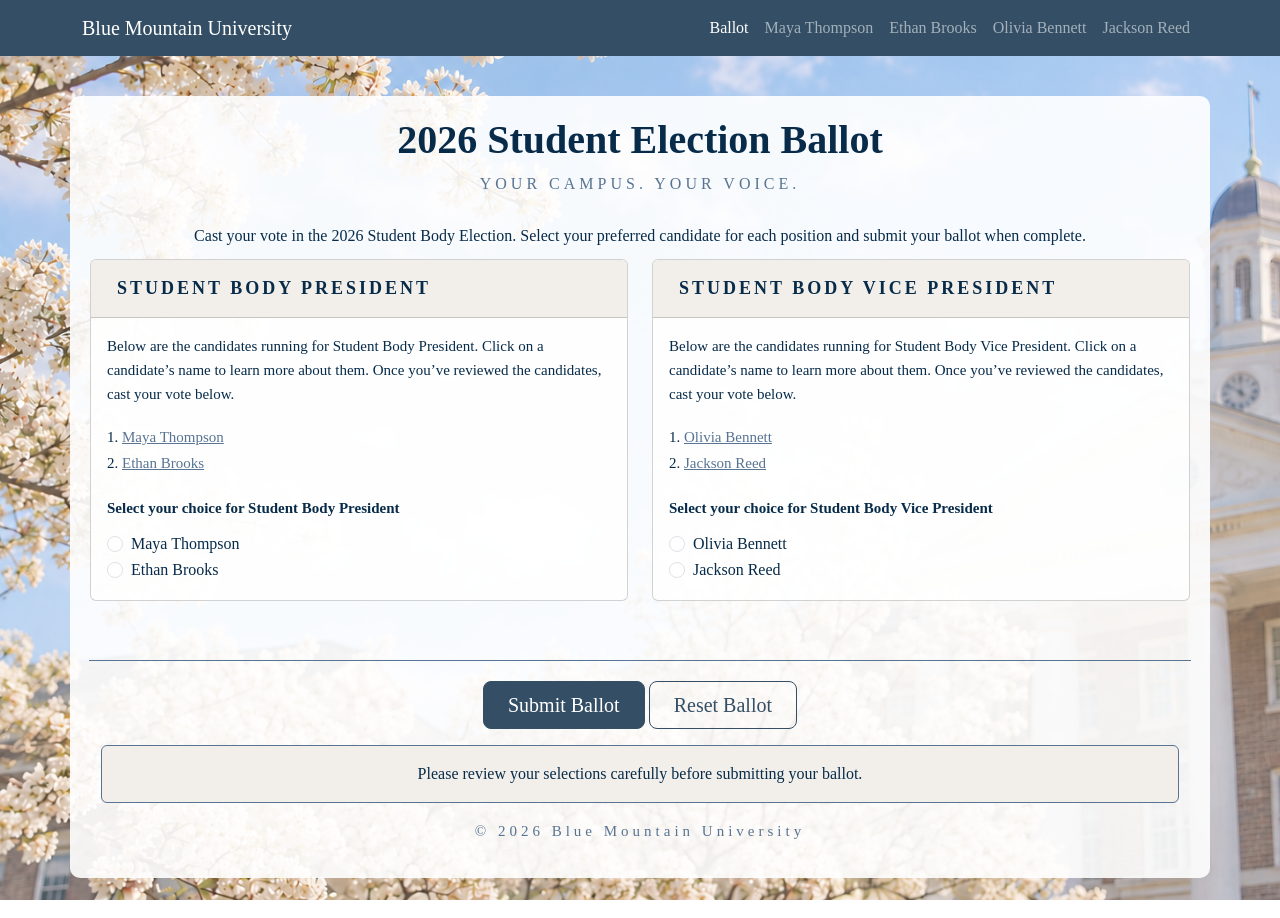
<file: index.html>
<!doctype html>
<html lang="en">
  <head>
    <meta charset="utf-8">
    <meta name="viewport" content="width=device-width, initial-scale=1">
    <meta name="description" content="2026 Student Election Ballot">
    <meta name="author" content="Caroline Clarke">
    <title>2026 Student Election Ballot</title>

    <!--
    AI Use Disclosure:
    Tool(s): ChatGPT (Plus version)
    Purpose: Explained Bootstrap, provided HTML and CSS code suggestions,
    assisted with troubleshooting, and helped summarize AI usage.
    Human Role: Implemented the code, made design decisions,
    selected and modified suggestions, and validated the website.
    -->

   <!-- Bootstrap v5.3.8 -->
   <!-- LOAD BOOTSTRAP CSS - DO NOT DELETE -->
    <link href="https://cdn.jsdelivr.net/npm/bootstrap@5.3.8/dist/css/bootstrap.min.css" rel="stylesheet" integrity="sha384-sRIl4kxILFvY47J16cr9ZwB07vP4J8+LH7qKQnuqkuIAvNWLzeN8tE5YBujZqJLB" crossorigin="anonymous">
   <!-- END LOADING BOOTSTRAP CSS -->
    
   <!-- Custom styles - add your own CSS to this stylesheet -->
    <link href="style.css" rel="stylesheet">
  </head>
  <body>

    <nav class="navbar navbar-expand-lg" data-bs-theme="dark">
      <div class="container">
          <a class="navbar-brand" href="index.html">
              Blue Mountain University
          </a>

          <button class="navbar-toggler" type="button"
              data-bs-toggle="collapse"
              data-bs-target="#navbarNav"
              aria-controls="navbarNav"
              aria-expanded="false"
              aria-label="Toggle navigation">
              <span class="navbar-toggler-icon"></span>
          </button>

          <div class="collapse navbar-collapse" id="navbarNav">
              <ul class="navbar-nav ms-auto">
                  <li class="nav-item">
                      <a class="nav-link active" href="index.html">Ballot</a>
                  </li>
                  <li class="nav-item">
                      <a class="nav-link" href="mayathompson.html">Maya Thompson</a>
                  </li>
                  <li class="nav-item">
                      <a class="nav-link" href="ethanbrooks.html">Ethan Brooks</a>
                  </li>
                  <li class="nav-item">
                      <a class="nav-link" href="oliviabennett.html">Olivia Bennett</a>
                  </li>
                  <li class="nav-item">
                      <a class="nav-link" href="jacksonreed.html">Jackson Reed</a>
                  </li>
              </ul>
          </div> <!-- end nav collapse -->
      </div> <!-- end nav div -->
  </nav>

    
      <div class="container" id="main">

          <header class="row">
              <div class="col-12 text-center">
                  <h1>2026 Student Election Ballot</h1>
                  <h2 class="tagline">YOUR CAMPUS. YOUR VOICE.</h2>
                  <p>Cast your vote in the 2026 Student Body Election. Select your preferred candidate for each position and submit your ballot when complete.</p>
              </div> <!-- end header -->
          </header>

          <main>
              <form>

                  <div class="row g-4">
                      <section class="col-12 col-md-6">
                          <div class="card h-100">
                              <div class="card-header">
                                  <h2>STUDENT BODY PRESIDENT</h2>
                              </div> <!-- end president card header -->

                              <div class="card-body">
                                  <p>Below are the candidates running for Student Body President. Click on a candidate’s name to learn more about them. Once you’ve reviewed the candidates, cast your vote below.</p>
                                  <p class="candidate">1. <a href="mayathompson.html">Maya Thompson</a></p>
                                  <p class="candidate">2. <a href="ethanbrooks.html">Ethan Brooks</a></p>
                                  <h3>Select your choice for Student Body President</h3>

                                  <div class="form-check">
                                      <input class="form-check-input" type="radio" name="president" id="maya" value="Maya Thompson" required>
                                      <label class="form-check-label" for="maya">
                                          Maya Thompson
                                      </label>
                                  </div> <!-- end Maya form --> 

                                  <div class="form-check">
                                      <input class="form-check-input" type="radio" name="president" id="ethan" value="Ethan Brooks">
                                      <label class="form-check-label" for="ethan">
                                          Ethan Brooks
                                      </label>
                                  </div> <!-- end Ethan form --> 

                                </div> <!-- end president card body -->
                          </div> <!-- end president card header section--> 
                      </section>


                      <section class="col-12 col-md-6">
                          <div class="card h-100">
                              <div class="card-header">
                                  <h2>STUDENT BODY VICE PRESIDENT</h2>
                              </div> <!-- end vp card header -->

                              <div class="card-body">
                                  <p>Below are the candidates running for Student Body Vice President. Click on a candidate’s name to learn more about them. Once you’ve reviewed the candidates, cast your vote below.</p>
                                  <p class="candidate">1. <a href="oliviabennett.html">Olivia Bennett</a></p>
                                  <p class="candidate">2. <a href="jacksonreed.html">Jackson Reed</a></p>
                                  <h3>Select your choice for Student Body Vice President</h3>
                                  
                                  <div class="form-check">
                                      <input class="form-check-input" type="radio" name="vicepresident" id="olivia" value="Olivia Bennett" required>
                                      <label class="form-check-label" for="olivia">
                                          Olivia Bennett
                                      </label>
                                  </div> <!-- end Olivia form -->

                                  <div class="form-check">
                                      <input class="form-check-input" type="radio" name="vicepresident" id="jackson" value="Jackson Reed">
                                      <label class="form-check-label" for="jackson">
                                          Jackson Reed
                                      </label>
                                  </div> <!-- end Jackson form -->

                              </div> <!-- end vp card body -->
                          </div> <!-- end vp card header section -->
                      </section>
                  </div> <!-- end election roles --> 




                  <div class="row mt-4">
                    <div class="col-12 text-center" id="review">

                        <button type="submit" class="btn btn-primary btn-lg px-4">
                            Submit Ballot
                        </button>

                        <button type="reset" class="btn btn-outline-secondary btn-lg px-4">
                            Reset Ballot
                        </button>

                        <div class="alert alert-warning mt-3" role="alert">
                            Please review your selections carefully before submitting your ballot.
                        </div> <!-- end review section text -->

                    </div> <!-- end review section -->
                  </div> <!-- end review section row -->



              </form>
          </main>

          <footer class="row">
              <div class="col-12">
                  <p>&copy; 2026 Blue Mountain University</p>
              </div> <!-- end university name --> 
          </footer>

      </div> <!--end student election ballot -->

<!-- LOAD BOOTSTRAP JAVASCRIPT - DO NOT DELETE -->
<script src="https://cdn.jsdelivr.net/npm/bootstrap@5.3.8/dist/js/bootstrap.bundle.min.js" integrity="sha384-FKyoEForCGlyvwx9Hj09JcYn3nv7wiPVlz7YYwJrWVcXK/BmnVDxM+D2scQbITxI" crossorigin="anonymous"></script>
<!-- END LOADING BOOTSTRAP JAVASCRIPT -->
      
  </body>
</html>
</file>
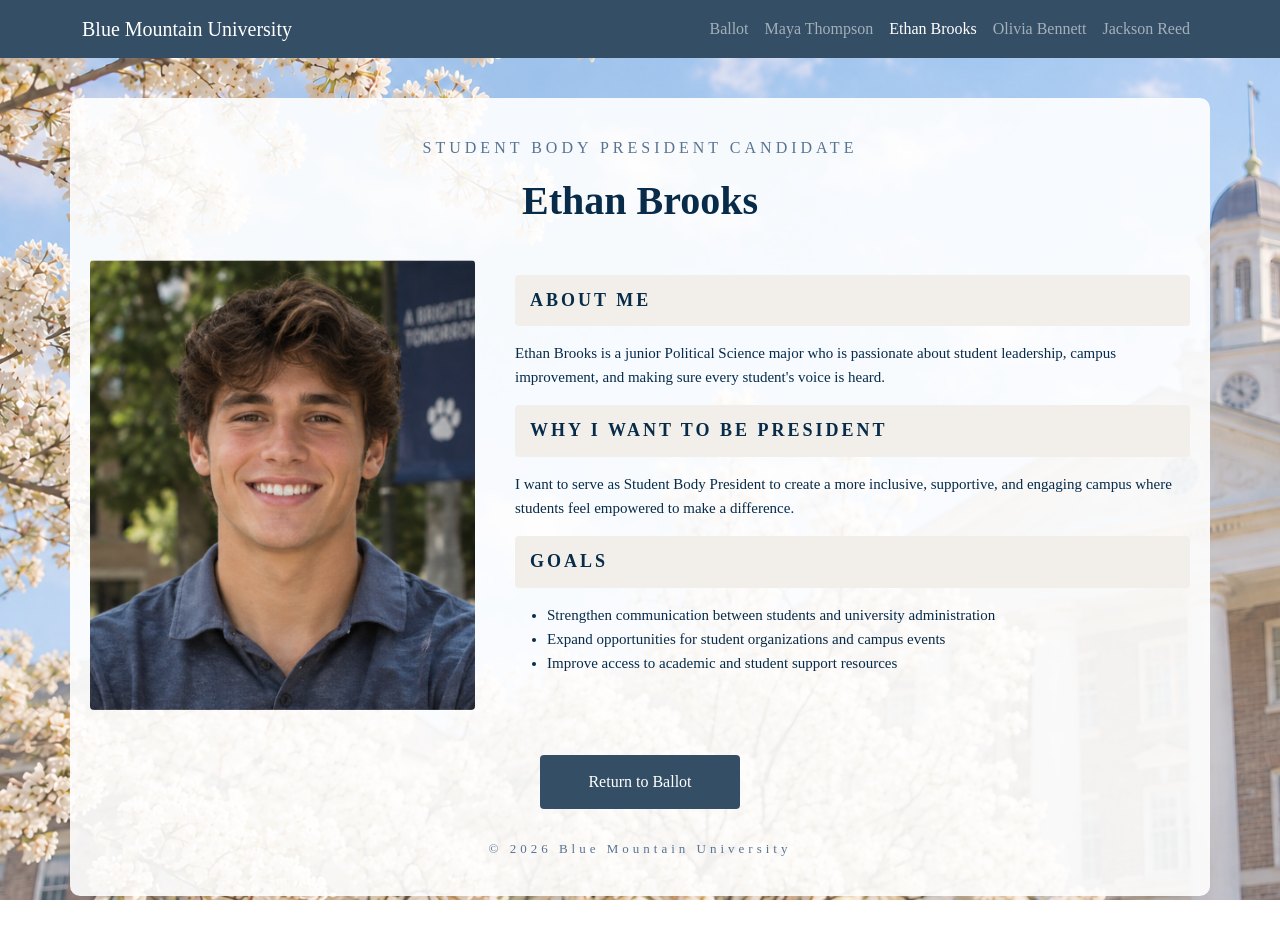
<file: ethanbrooks.html>
<!doctype html>
<html lang="en">

<head>
    <meta charset="utf-8">
    <meta name="viewport" content="width=device-width, initial-scale=1">
    <title>Ethan Brooks</title>

    <!-- Bootstrap v5.3.8 -->
    <link href="https://cdn.jsdelivr.net/npm/bootstrap@5.3.8/dist/css/bootstrap.min.css" rel="stylesheet" integrity="sha384-sRIl4kxILFvY47J16cr9ZwB07vP4J8+LH7qKQnuqkuIAvNWLzeN8tE5YBujZqJLB" crossorigin="anonymous">

    <!-- Custom CSS -->
    <link rel="stylesheet" href="candidates.css">
</head>

<body>

 <nav class="navbar navbar-expand-lg" data-bs-theme="dark">
      <div class="container">
          <a class="navbar-brand" href="index.html">
              Blue Mountain University
          </a>

          <button class="navbar-toggler" type="button"
              data-bs-toggle="collapse"
              data-bs-target="#navbarNav"
              aria-controls="navbarNav"
              aria-expanded="false"
              aria-label="Toggle navigation">
              <span class="navbar-toggler-icon"></span>
          </button>

          <div class="collapse navbar-collapse" id="navbarNav">
              <ul class="navbar-nav ms-auto">
                  <li class="nav-item">
                      <a class="nav-link" href="index.html">Ballot</a>
                  </li>
                  <li class="nav-item">
                      <a class="nav-link" href="mayathompson.html">Maya Thompson</a>
                  </li>
                  <li class="nav-item">
                      <a class="nav-link active" href="ethanbrooks.html">Ethan Brooks</a>
                  </li>
                  <li class="nav-item">
                      <a class="nav-link" href="oliviabennett.html">Olivia Bennett</a>
                  </li>
                  <li class="nav-item">
                      <a class="nav-link" href="jacksonreed.html">Jackson Reed</a>
                  </li>
              </ul>
          </div> <!-- end nav collapse -->
      </div> <!-- end nav div -->
  </nav>

<div class="container" id="main">

<header>
    <h4>STUDENT BODY PRESIDENT CANDIDATE</h4>
    <h1>Ethan Brooks</h1>
</header>

<main>

<div class="candidate-info">

    <img src="photos/ethanbrooks.png" alt="Photo of Student Body President candidate Ethan Brooks">

    <div class="details">

        <section>
            <h2>ABOUT ME</h2>
            <p>Ethan Brooks is a junior Political Science major who is passionate about student leadership, campus improvement, and making sure every student's voice is heard.</p>
        </section>

        <section>
            <h2>WHY I WANT TO BE PRESIDENT</h2>
            <p>I want to serve as Student Body President to create a more inclusive, supportive, and engaging campus where students feel empowered to make a difference.</p>
        </section>

        <section>
            <h2>GOALS</h2>
            <ul>
                <li>Strengthen communication between students and university administration</li>
                <li>Expand opportunities for student organizations and campus events</li>
                <li>Improve access to academic and student support resources</li>
            </ul>
        </section>

    </div>

</div>

</main>

<footer>
    <a href="index.html" class="return">Return to Ballot</a>
    <p>&copy; 2026 Blue Mountain University</p>
</footer>

</div>

<!-- LOAD BOOTSTRAP JAVASCRIPT - DO NOT DELETE -->
<script src="https://cdn.jsdelivr.net/npm/bootstrap@5.3.8/dist/js/bootstrap.bundle.min.js" integrity="sha384-FKyoEForCGlyvwx9Hj09JcYn3nv7wiPVlz7YYwJrWVcXK/BmnVDxM+D2scQbITxI" crossorigin="anonymous"></script>
<!-- END LOADING BOOTSTRAP JAVASCRIPT -->

</body>

</html>
</file>
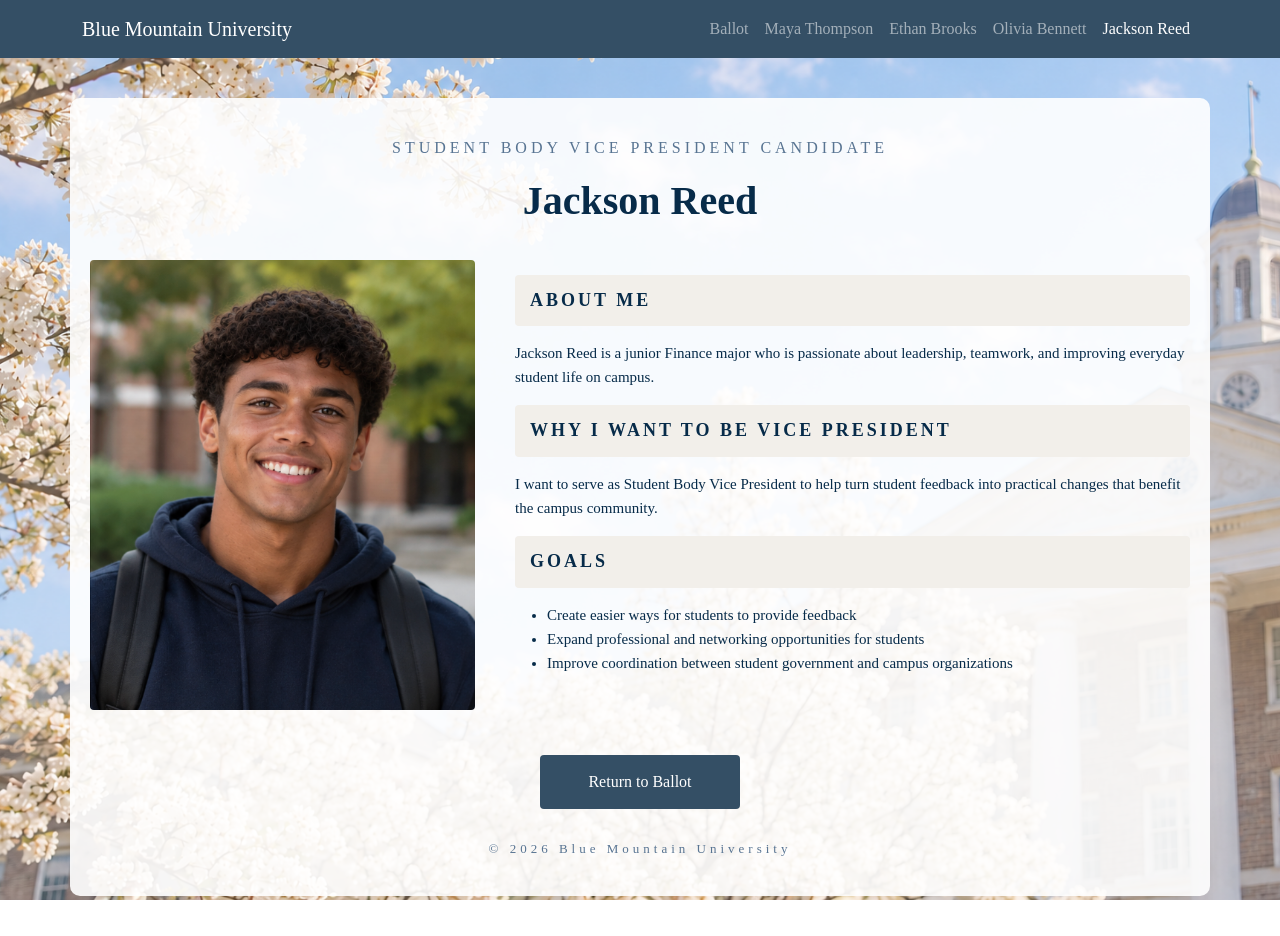
<file: jacksonreed.html>
<!doctype html>
<html lang="en">

<head>
    <meta charset="utf-8">
    <meta name="viewport" content="width=device-width, initial-scale=1">
    <title>Jackson Reed</title>

    <!-- Bootstrap v5.3.8 -->
    <link href="https://cdn.jsdelivr.net/npm/bootstrap@5.3.8/dist/css/bootstrap.min.css" rel="stylesheet" integrity="sha384-sRIl4kxILFvY47J16cr9ZwB07vP4J8+LH7qKQnuqkuIAvNWLzeN8tE5YBujZqJLB" crossorigin="anonymous">

    <!-- Custom CSS -->
    <link rel="stylesheet" href="candidates.css">
</head>

<body>

 <nav class="navbar navbar-expand-lg" data-bs-theme="dark">
      <div class="container">
          <a class="navbar-brand" href="index.html">
              Blue Mountain University
          </a>

          <button class="navbar-toggler" type="button"
              data-bs-toggle="collapse"
              data-bs-target="#navbarNav"
              aria-controls="navbarNav"
              aria-expanded="false"
              aria-label="Toggle navigation">
              <span class="navbar-toggler-icon"></span>
          </button>

          <div class="collapse navbar-collapse" id="navbarNav">
              <ul class="navbar-nav ms-auto">
                  <li class="nav-item">
                      <a class="nav-link" href="index.html">Ballot</a>
                  </li>
                  <li class="nav-item">
                      <a class="nav-link" href="mayathompson.html">Maya Thompson</a>
                  </li>
                  <li class="nav-item">
                      <a class="nav-link" href="ethanbrooks.html">Ethan Brooks</a>
                  </li>
                  <li class="nav-item">
                      <a class="nav-link" href="oliviabennett.html">Olivia Bennett</a>
                  </li>
                  <li class="nav-item">
                      <a class="nav-link active" href="jacksonreed.html">Jackson Reed</a>
                  </li>
              </ul>
          </div> <!-- end nav collapse -->
      </div> <!-- end nav div -->
  </nav>

<div class="container" id="main">

<header>
    <h4>STUDENT BODY VICE PRESIDENT CANDIDATE</h4>
    <h1>Jackson Reed</h1>
</header>

<main>

<div class="candidate-info">

    <img src="photos/jacksonreed.png" alt="Photo of Student Body Vice President candidate Jackson Reed" id="jackson-photo">

    <div class="details">

        <section>
            <h2>ABOUT ME</h2>
            <p>Jackson Reed is a junior Finance major who is passionate about leadership, teamwork, and improving everyday student life on campus.</p>
        </section>

        <section>
            <h2>WHY I WANT TO BE VICE PRESIDENT</h2>
            <p>I want to serve as Student Body Vice President to help turn student feedback into practical changes that benefit the campus community.</p>
        </section>

        <section>
            <h2>GOALS</h2>
            <ul>
                <li>Create easier ways for students to provide feedback</li>
                <li>Expand professional and networking opportunities for students</li>
                <li>Improve coordination between student government and campus organizations</li>
            </ul>
        </section>

    </div>

</div>

</main>

<footer>
    <a href="index.html" class="return">Return to Ballot</a>
    <p>&copy; 2026 Blue Mountain University</p>
</footer>

</div>

<!-- LOAD BOOTSTRAP JAVASCRIPT - DO NOT DELETE -->
<script src="https://cdn.jsdelivr.net/npm/bootstrap@5.3.8/dist/js/bootstrap.bundle.min.js" integrity="sha384-FKyoEForCGlyvwx9Hj09JcYn3nv7wiPVlz7YYwJrWVcXK/BmnVDxM+D2scQbITxI" crossorigin="anonymous"></script>
<!-- END LOADING BOOTSTRAP JAVASCRIPT -->

</body>

</html>
</file>
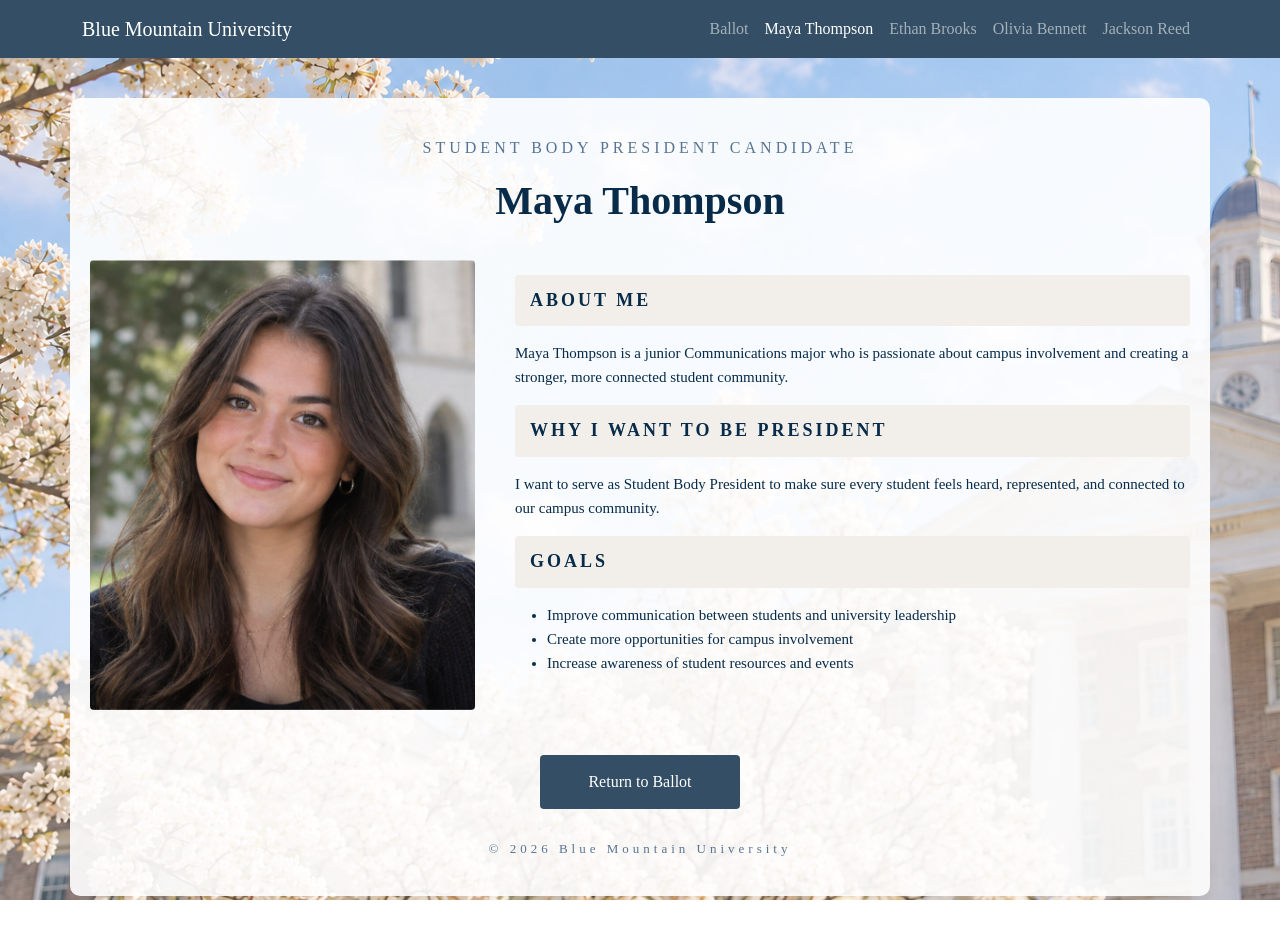
<file: mayathompson.html>
<!doctype html>
<html lang="en">

<head>
    <meta charset="utf-8">
    <meta name="viewport" content="width=device-width, initial-scale=1">
    <title>Maya Thompson</title>

    <!-- Bootstrap v5.3.8 -->
    <link href="https://cdn.jsdelivr.net/npm/bootstrap@5.3.8/dist/css/bootstrap.min.css" rel="stylesheet" integrity="sha384-sRIl4kxILFvY47J16cr9ZwB07vP4J8+LH7qKQnuqkuIAvNWLzeN8tE5YBujZqJLB" crossorigin="anonymous">

    <!-- Custom CSS -->
    <link rel="stylesheet" href="candidates.css">
</head>

<body>

    <nav class="navbar navbar-expand-lg" data-bs-theme="dark">
      <div class="container">
          <a class="navbar-brand" href="index.html">
              Blue Mountain University
          </a>

          <button class="navbar-toggler" type="button"
              data-bs-toggle="collapse"
              data-bs-target="#navbarNav"
              aria-controls="navbarNav"
              aria-expanded="false"
              aria-label="Toggle navigation">
              <span class="navbar-toggler-icon"></span>
          </button>

          <div class="collapse navbar-collapse" id="navbarNav">
              <ul class="navbar-nav ms-auto">
                  <li class="nav-item">
                      <a class="nav-link" href="index.html">Ballot</a>
                  </li>
                  <li class="nav-item">
                      <a class="nav-link active" href="mayathompson.html">Maya Thompson</a>
                  </li>
                  <li class="nav-item">
                      <a class="nav-link" href="ethanbrooks.html">Ethan Brooks</a>
                  </li>
                  <li class="nav-item">
                      <a class="nav-link" href="oliviabennett.html">Olivia Bennett</a>
                  </li>
                  <li class="nav-item">
                      <a class="nav-link" href="jacksonreed.html">Jackson Reed</a>
                  </li>
              </ul>
          </div> <!-- end nav collapse -->
      </div> <!-- end nav div -->
  </nav>

<div class="container" id="main">

<header>
    <h4>STUDENT BODY PRESIDENT CANDIDATE</h4>
    <h1>Maya Thompson</h1>
</header>

<main>

<div class="candidate-info">

    <img src="photos/mayathompson.png" alt="Photo of Student Body President candidate Maya Thompson">

    <div class="details">

        <section>
            <h2>ABOUT ME</h2>
            <p>Maya Thompson is a junior Communications major who is passionate about campus involvement and creating a stronger, more connected student community.</p>
        </section>

        <section>
            <h2>WHY I WANT TO BE PRESIDENT</h2>
            <p>I want to serve as Student Body President to make sure every student feels heard, represented, and connected to our campus community.</p>
        </section>

        <section>
            <h2>GOALS</h2>
            <ul>
                <li>Improve communication between students and university leadership</li>
                <li>Create more opportunities for campus involvement</li>
                <li>Increase awareness of student resources and events</li>
            </ul>
        </section>

    </div>

</div>

</main>

<footer>
    <a href="index.html" class="return">Return to Ballot</a>
    <p>&copy; 2026 Blue Mountain University</p>
</footer>

</div>

<!-- LOAD BOOTSTRAP JAVASCRIPT - DO NOT DELETE -->
<script src="https://cdn.jsdelivr.net/npm/bootstrap@5.3.8/dist/js/bootstrap.bundle.min.js" integrity="sha384-FKyoEForCGlyvwx9Hj09JcYn3nv7wiPVlz7YYwJrWVcXK/BmnVDxM+D2scQbITxI" crossorigin="anonymous"></script>
<!-- END LOADING BOOTSTRAP JAVASCRIPT -->

</body>

</html>
</file>
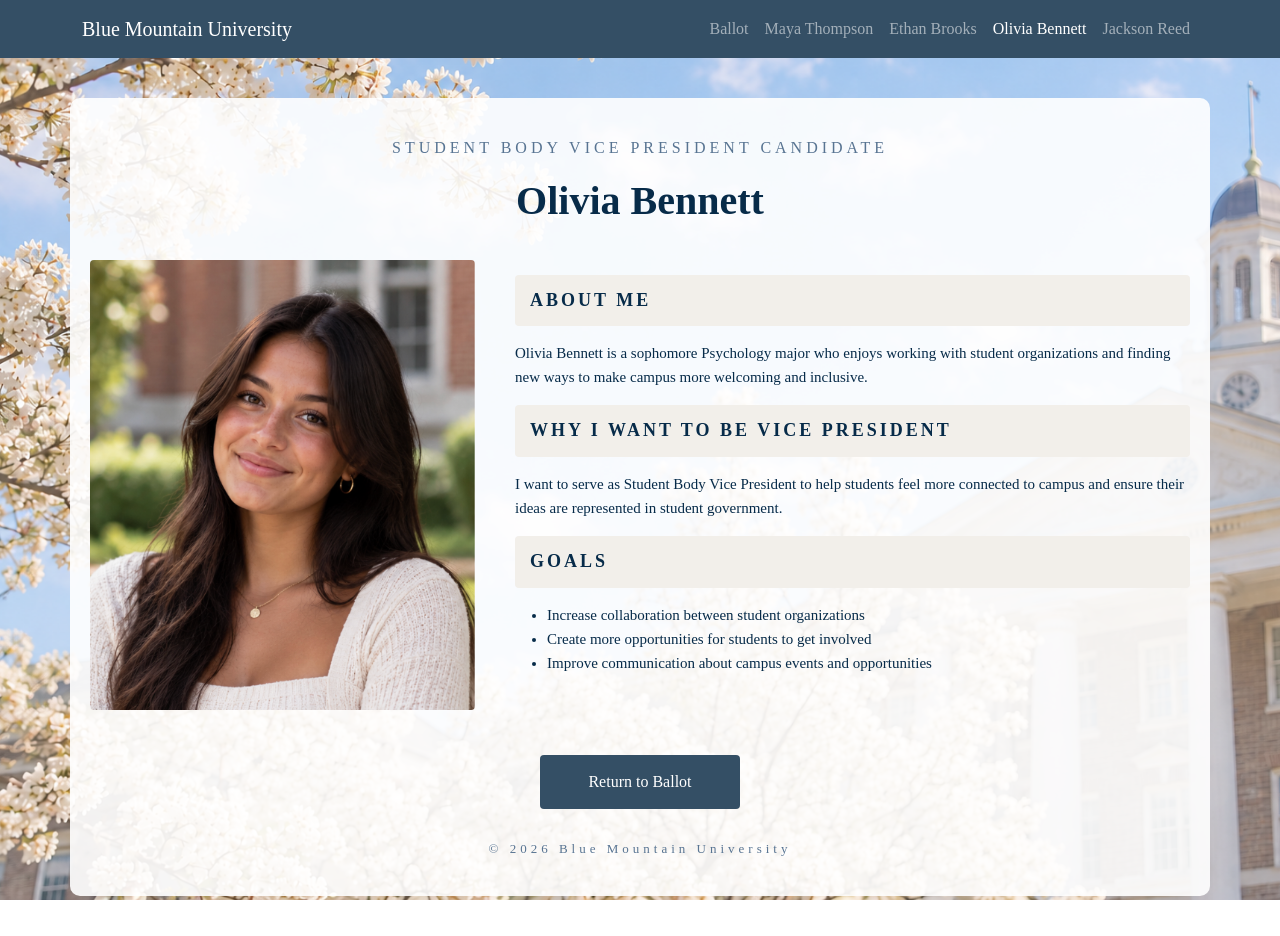
<file: oliviabennett.html>
<!doctype html>
<html lang="en">

<head>
    <meta charset="utf-8">
    <meta name="viewport" content="width=device-width, initial-scale=1">
    <title>Olivia Bennett</title>

    <!-- Bootstrap v5.3.8 -->
    <link href="https://cdn.jsdelivr.net/npm/bootstrap@5.3.8/dist/css/bootstrap.min.css" rel="stylesheet" integrity="sha384-sRIl4kxILFvY47J16cr9ZwB07vP4J8+LH7qKQnuqkuIAvNWLzeN8tE5YBujZqJLB" crossorigin="anonymous">

    <!-- Custom CSS -->
    <link rel="stylesheet" href="candidates.css">
</head>

<body>

 <nav class="navbar navbar-expand-lg" data-bs-theme="dark">
      <div class="container">
          <a class="navbar-brand" href="index.html">
              Blue Mountain University
          </a>

          <button class="navbar-toggler" type="button"
              data-bs-toggle="collapse"
              data-bs-target="#navbarNav"
              aria-controls="navbarNav"
              aria-expanded="false"
              aria-label="Toggle navigation">
              <span class="navbar-toggler-icon"></span>
          </button>

          <div class="collapse navbar-collapse" id="navbarNav">
              <ul class="navbar-nav ms-auto">
                  <li class="nav-item">
                      <a class="nav-link" href="index.html">Ballot</a>
                  </li>
                  <li class="nav-item">
                      <a class="nav-link" href="mayathompson.html">Maya Thompson</a>
                  </li>
                  <li class="nav-item">
                      <a class="nav-link" href="ethanbrooks.html">Ethan Brooks</a>
                  </li>
                  <li class="nav-item">
                      <a class="nav-link active" href="oliviabennett.html">Olivia Bennett</a>
                  </li>
                  <li class="nav-item">
                      <a class="nav-link" href="jacksonreed.html">Jackson Reed</a>
                  </li>
              </ul>
          </div> <!-- end nav collapse -->
      </div> <!-- end nav div -->
  </nav>

<div class="container" id="main">

<header>
    <h4>STUDENT BODY VICE PRESIDENT CANDIDATE</h4>
    <h1>Olivia Bennett</h1>
</header>

<main>

<div class="candidate-info">

    <img src="photos/oliviabennett.png" alt="Photo of Student Body Vice President candidate Olivia Bennett">

    <div class="details">

        <section>
            <h2>ABOUT ME</h2>
            <p>Olivia Bennett is a sophomore Psychology major who enjoys working with student organizations and finding new ways to make campus more welcoming and inclusive.</p>
        </section>

        <section>
            <h2>WHY I WANT TO BE VICE PRESIDENT</h2>
            <p>I want to serve as Student Body Vice President to help students feel more connected to campus and ensure their ideas are represented in student government.</p>
        </section>

        <section>
            <h2>GOALS</h2>
            <ul>
                <li>Increase collaboration between student organizations</li>
                <li>Create more opportunities for students to get involved</li>
                <li>Improve communication about campus events and opportunities</li>
            </ul>
        </section>

    </div>

</div>

</main>

<footer>
    <a href="index.html" class="return">Return to Ballot</a>
    <p>&copy; 2026 Blue Mountain University</p>
</footer>

</div>

<!-- LOAD BOOTSTRAP JAVASCRIPT - DO NOT DELETE -->
<script src="https://cdn.jsdelivr.net/npm/bootstrap@5.3.8/dist/js/bootstrap.bundle.min.js" integrity="sha384-FKyoEForCGlyvwx9Hj09JcYn3nv7wiPVlz7YYwJrWVcXK/BmnVDxM+D2scQbITxI" crossorigin="anonymous"></script>
<!-- END LOADING BOOTSTRAP JAVASCRIPT -->

</body>

</html>
</file>
<file: style.css>
/* ADD YOUR CUSTOM CSS TO THIS FILE BELOW */


body { 
		background-image: url(photos/campus.png);
  		background-repeat: no-repeat;
  		background-size: cover; 
  		background-position: center;
  		background-attachment: fixed;
  		font-family: "Georgia", serif;
  		font-weight: 400;
  	}


#main { 
		background-color: rgba(255, 255, 255, 0.9);
		margin: 40px auto;
		padding: 20px;
		border-radius: 10px;
	}


header p {
	text-align: center;
	margin-bottom: 0;
	font-size: 16px;
}

header {
	margin-bottom: 10px;
}

h1 { color: #072b49;
	 font-size: 40px;
	 font-weight:700;
	 text-align: center;
	 margin-bottom: 5px;
 }


h2 {
    background-color: #F2EFEA;
    color: #072b49;
    font-size: 18px;
    font-weight: 550;
    letter-spacing: 3px;
    padding: 15px;
    margin-top: 30px;
    margin-bottom: 20px;
    border-radius: 4px;
}

p, a, label {
    font-weight: 400;
    color: #072b49;
}

a {
    color: #587492;
    text-decoration: underline;
    font-size: 15px;
}


p {
	line-height: 1.6;
	margin-bottom: 20px;
	font-size: 15px;
	font-weight: 400;
}

h3 {
	color: #072b49;
	font-size: 15px;
	font-weight:400;
	margin-top: 25px;
	margin-bottom: 15px;
	font-weight: bold;
}

.tagline {
    background-color: transparent;
    font-size: 16px;
    color: #587492;
    font-weight: normal;
    letter-spacing: 4px;
    padding: 0;
    text-align: center;
    margin-top: 10px;
    margin-bottom: 30px;

}

.candidate {
    margin-top: 0;
    margin-bottom: 3px;
    line-height: 1.5;
    font-size: 15px;
}

#review {
	text-align: center;
	border-top: 1px solid #587492;
	padding-top:20px;
	width: 98%;
	margin: 35px auto 0;
}

.btn-primary {
    background-color: #344f65;
    border-color: #344f65;
}

.btn-primary:hover {
    background-color: #587492;
    border-color: #587492;
}

.btn-outline-secondary {
    color: #344f65;
    border-color: #344f65;
}

#review p {
	margin-left:0;
}

footer {
    text-align: center;
    margin-top: 40px;
    padding-bottom: 10px;
}

footer p {
    font-size: 15px;
    letter-spacing: 4px;
    color: #587492;
    margin-bottom: 5px;
}

/* Bootstrap Component Customizations */

.navbar {
    background-color: #344f65;
}

.navbar a {
    text-decoration: none;
}

.card-header {
    background-color: #F2EFEA;
}

.card-header h2 {
    margin: 0;
    padding: 10px;
}

.card {
    background-color: rgba(255, 255, 255, 0.8);
}

.form-check-input:checked {
    background-color: #344f65;
    border-color: #344f65;
}

.alert-warning {
    background-color: #F2EFEA;
    border-color: #587492;
    color: #072b49;
}
</file>
<file: candidates.css>
body {
    background-image: url(photos/campus.png);
    background-repeat: no-repeat;
    background-size: cover;
    background-position: center;
    background-attachment: fixed;
    font-family: Georgia, serif;
    color: #072b49;
}

#main {
    background-color: rgba(255, 255, 255, 0.9);
    margin: 40px auto;
    padding: 40px 20px 20px;
    border-radius: 10px;
}

header {
    text-align: center;
    margin-bottom: 35px;
}

h1 {
    font-size: 40px;
    font-weight: 700;
    margin-top: 20px;
    margin-bottom: 35px;
    line-height: 1.2;
}

h4 {
    color: #587492;
    font-size: 16px;
    font-weight: 400;
    letter-spacing: 4px;
}

.candidate-info {
    display: flex;
    gap: 40px;
}

.candidate-info img {
    width: 35%;
    height: 450px;
    object-fit: cover;
    border-radius: 4px;
}

.details {
    flex: 1;
}

h2 {
    background-color: #F2EFEA;
    font-size: 18px;
    font-weight: 700;
    letter-spacing: 3px;
    padding: 15px;
    border-radius: 4px;
    margin-top: 15px;
    margin-bottom: 15px;
}

p, li {
    font-size: 15px;
    line-height: 1.6;
}

.return {
    display: block;
    background-color: #344f65;
    color: white;
    text-decoration: none;
    text-align: center;
    width: 200px;
    padding: 15px;
    margin: 30px auto;
    border-radius: 4px;
    font-size: 16px;
}

.return:hover {
    background-color: #587492;
}

footer {
    text-align: center;
    padding-top: 15px;
}

footer p {
    font-size: 13px;
    letter-spacing: 4px;
    color: #587492;
}

/* Bootstrap Navbar Customizations */

.navbar {
    background-color: #344f65;
}

.navbar a {
    text-decoration: none;
}

.navbar li {
    font-size: 16px;
}

@media (max-width: 767px) {
    .candidate-info {
        flex-direction: column;
        gap: 20px;
    }

    .candidate-info img {
        width: 100%;
        height: auto;
    }
}

#jackson-photo {
    object-position: center top;
}
</file>
